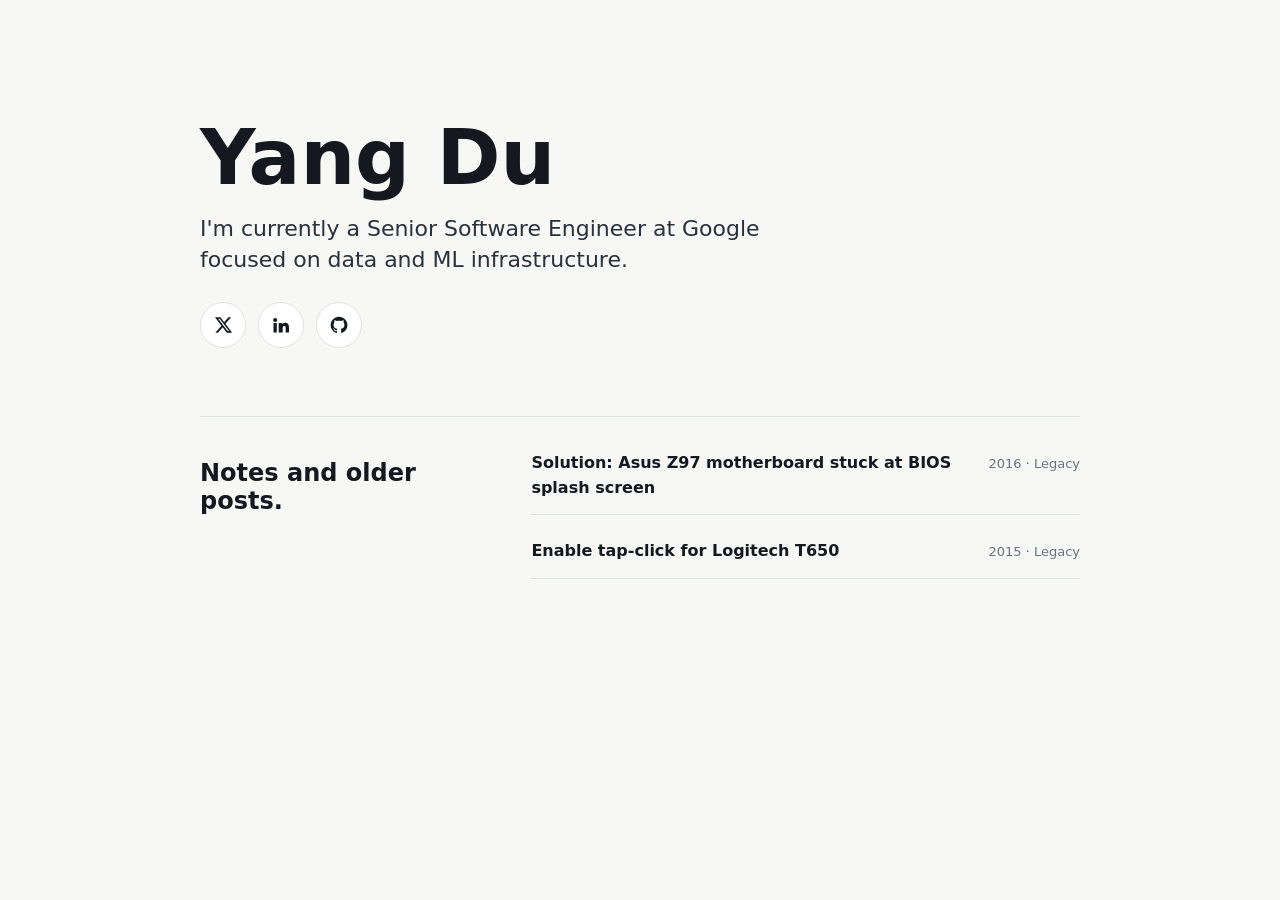
<file: index.html>
<!DOCTYPE html>
<html lang="en">
  <head>
    <meta charset="utf-8">
    <meta name="viewport" content="width=device-width, initial-scale=1">
    <meta name="description" content="Yang Du, senior software engineer focused on data and ML infrastructure.">
    <meta name="theme-color" content="#f7f8f6">
    <title>Yang Du</title>
    <link rel="icon" href="/favicon.svg" type="image/svg+xml">
    <link rel="stylesheet" href="stylesheets/stylesheet.css">
    <link rel="stylesheet" href="stylesheets/print.css" media="print">
  </head>
  <body>
    <main class="home-shell">
      <section class="profile" aria-labelledby="profile-title">
        <h1 id="profile-title">Yang Du</h1>
        <p class="intro">I'm currently a Senior Software Engineer at Google focused on data and ML infrastructure.</p>
        <div class="social-links" aria-label="Social profiles">
          <a class="icon-link" href="https://x.com/M4rakle" aria-label="X profile" title="X">
            <svg viewBox="0 0 24 24" aria-hidden="true">
              <path d="M18.6 2.8h3.1l-6.8 7.8 8 10.6h-6.3l-5-6.5-5.7 6.5H2.8l7.3-8.3L2.4 2.8h6.5l4.5 6 5.2-6Zm-1.1 16.5h1.7L8 4.6H6.2l11.3 14.7Z"/>
            </svg>
          </a>
          <a class="icon-link" href="https://www.linkedin.com/in/yondu/" aria-label="LinkedIn profile" title="LinkedIn">
            <svg viewBox="0 0 24 24" aria-hidden="true">
              <path d="M4.98 3.5a2.5 2.5 0 1 1-.01 5.01 2.5 2.5 0 0 1 .01-5.01ZM3 9.65h3.96V21H3V9.65Zm6.23 0h3.79v1.55h.05c.53-1 1.83-1.92 3.76-1.92 4.02 0 4.76 2.65 4.76 6.1V21h-3.95v-5c0-1.2-.02-2.73-1.66-2.73-1.67 0-1.93 1.3-1.93 2.64V21H9.23V9.65Z"/>
            </svg>
          </a>
          <a class="icon-link" href="https://github.com/m4rakle" aria-label="GitHub profile" title="GitHub">
            <svg viewBox="0 0 24 24" aria-hidden="true">
              <path d="M12 2.1c-5.5 0-10 4.5-10 10 0 4.4 2.9 8.2 6.9 9.5.5.1.7-.2.7-.5v-1.8c-2.8.6-3.4-1.2-3.4-1.2-.5-1.1-1.1-1.4-1.1-1.4-.9-.6.1-.6.1-.6 1 .1 1.5 1 1.5 1 .9 1.5 2.3 1.1 2.8.8.1-.6.3-1.1.6-1.3-2.2-.3-4.6-1.1-4.6-4.9 0-1.1.4-2 1-2.7-.1-.3-.4-1.3.1-2.7 0 0 .8-.3 2.7 1 .8-.2 1.8-.3 2.7-.3.9 0 1.8.1 2.7.3 1.9-1.3 2.7-1 2.7-1 .5 1.4.2 2.4.1 2.7.6.7 1 1.6 1 2.7 0 3.8-2.3 4.6-4.6 4.9.4.3.7.9.7 1.8v2.7c0 .3.2.6.7.5 4-1.3 6.8-5.1 6.8-9.5 0-5.5-4.5-10-10-10Z"/>
            </svg>
          </a>
        </div>
      </section>

      <section class="writing-preview" aria-labelledby="writing-title">
        <div>
          <h2 id="writing-title">Notes and older posts.</h2>
        </div>
        <div class="post-list">
          <a class="post-card" href="blog/2016-03-15-asus-z97-bios-splash-screen.html">
            <span>Solution: Asus Z97 motherboard stuck at BIOS splash screen</span>
            <span>2016 · Legacy</span>
          </a>
          <a class="post-card" href="blog/2015-03-10-logitech-t650-tap-click.html">
            <span>Enable tap-click for Logitech T650</span>
            <span>2015 · Legacy</span>
          </a>
        </div>
      </section>
    </main>
  </body>
</html>
</file>
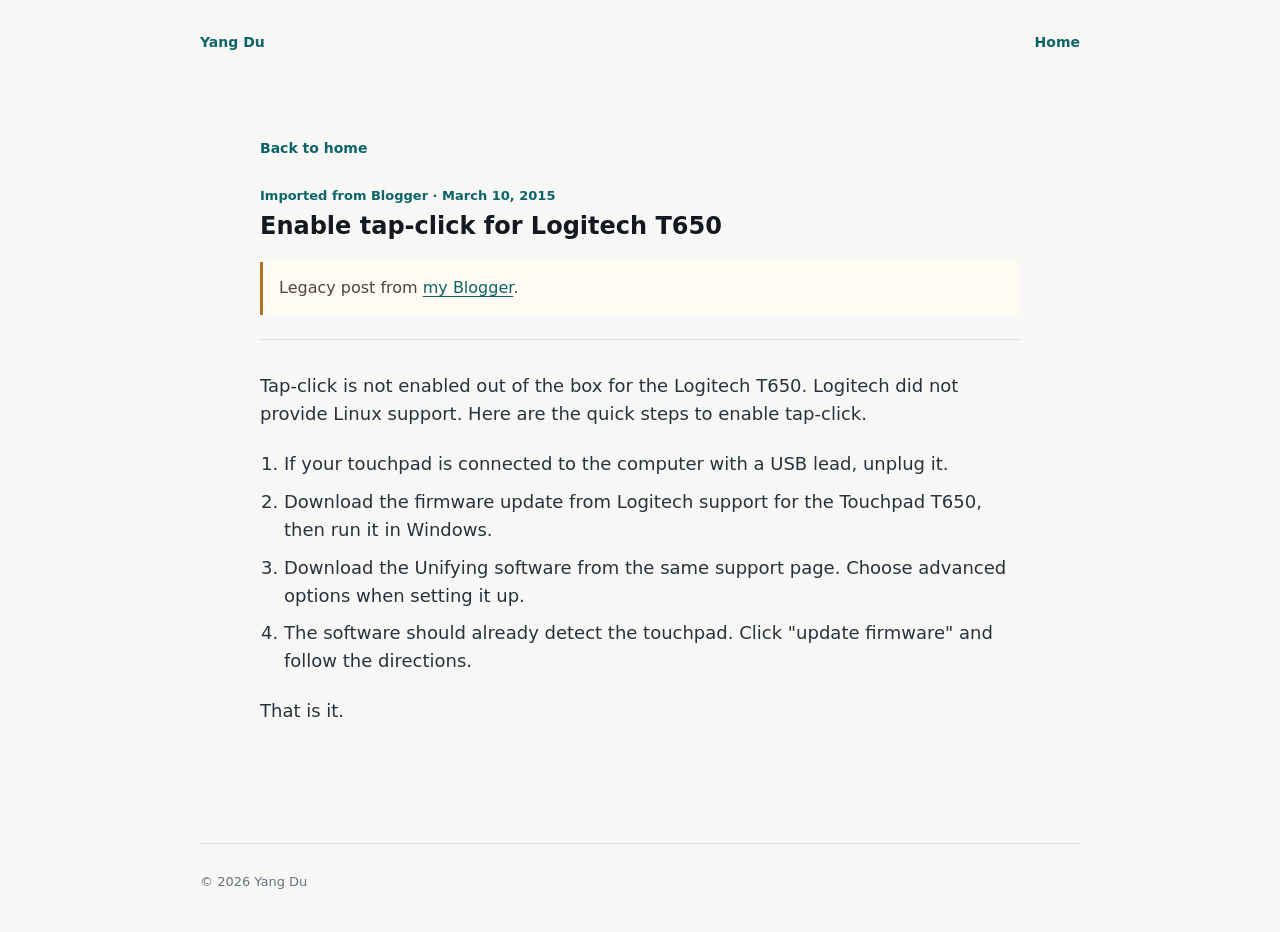
<file: blog/2015-03-10-logitech-t650-tap-click.html>
<!DOCTYPE html>
<html lang="en">
  <head>
    <meta charset="utf-8">
    <meta name="viewport" content="width=device-width, initial-scale=1">
    <meta name="description" content="Legacy Blogger post by Yang Du about enabling tap-click for the Logitech T650.">
    <meta name="theme-color" content="#f6f8fb">
    <title>Enable tap-click for Logitech T650 | Yang Du</title>
    <link rel="icon" href="/favicon.svg" type="image/svg+xml">
    <link rel="stylesheet" href="../stylesheets/stylesheet.css">
    <link rel="stylesheet" href="../stylesheets/print.css" media="print">
  </head>
  <body class="content-page">
    <header class="site-header" aria-label="Primary navigation">
      <a class="brand" href="../" aria-label="Yang Du home">Yang Du</a>
      <nav class="nav-links" aria-label="Site">
        <a href="../">Home</a>
      </nav>
    </header>

    <main class="content-main">
      <article class="page-shell post-article">
        <a class="back-link" href="../">Back to home</a>
        <header class="post-header">
          <p class="post-meta">Imported from Blogger · March 10, 2015</p>
          <h1 class="page-title">Enable tap-click for Logitech T650</h1>
          <p class="legacy-note">
            Legacy post from <a href="https://m4rakle.blogspot.com/">my Blogger</a>.
          </p>
        </header>

        <div class="post-body">
          <p>
            Tap-click is not enabled out of the box for the Logitech T650. Logitech did not
            provide Linux support. Here are the quick steps to enable tap-click.
          </p>

          <ol>
            <li>If your touchpad is connected to the computer with a USB lead, unplug it.</li>
            <li>Download the firmware update from Logitech support for the Touchpad T650, then run it in Windows.</li>
            <li>Download the Unifying software from the same support page. Choose advanced options when setting it up.</li>
            <li>The software should already detect the touchpad. Click "update firmware" and follow the directions.</li>
          </ol>

          <p>That is it.</p>
        </div>
      </article>
    </main>

    <footer class="site-footer">© 2026 Yang Du</footer>
  </body>
</html>
</file>
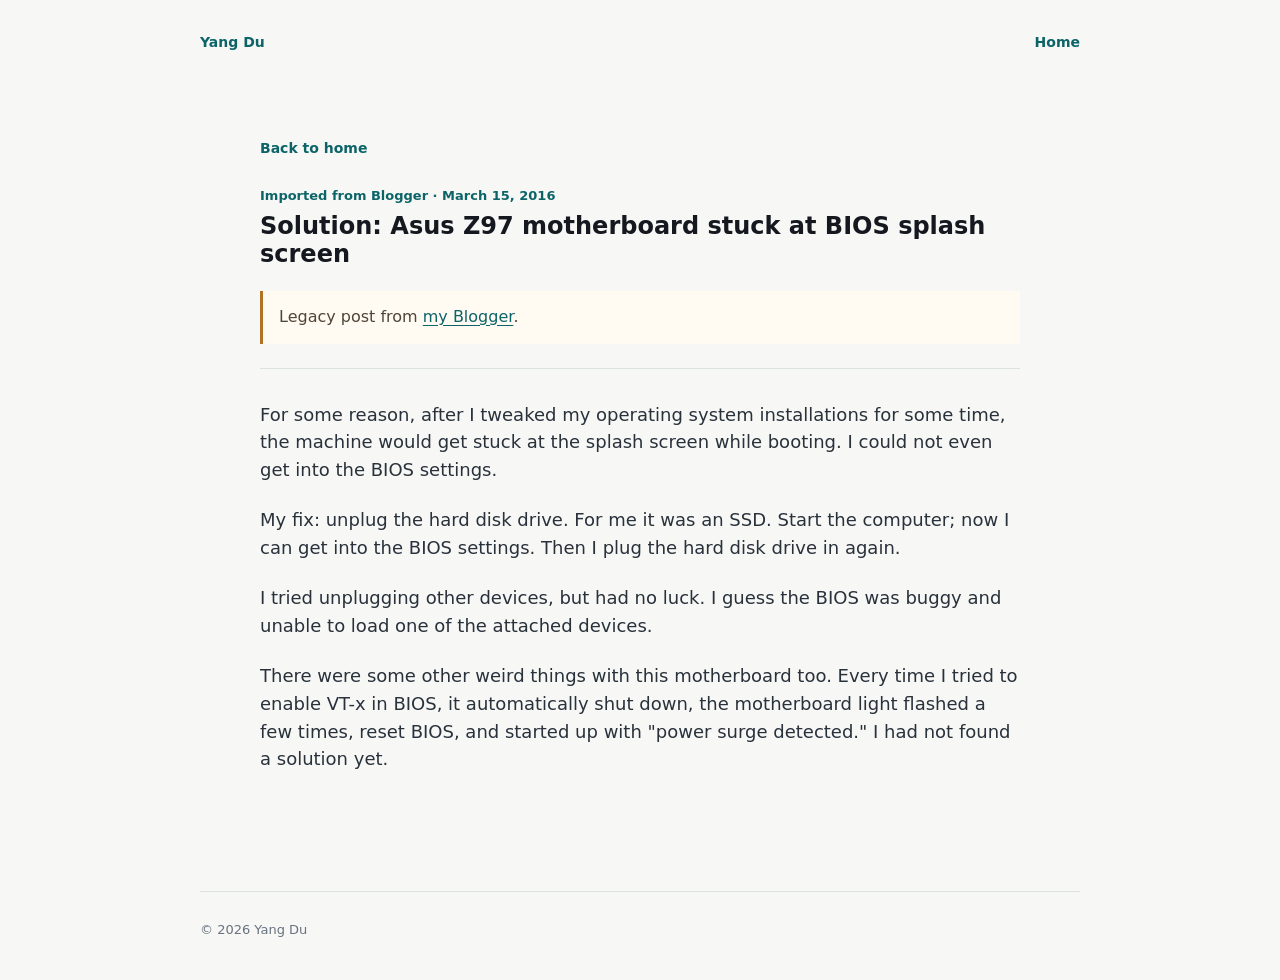
<file: blog/2016-03-15-asus-z97-bios-splash-screen.html>
<!DOCTYPE html>
<html lang="en">
  <head>
    <meta charset="utf-8">
    <meta name="viewport" content="width=device-width, initial-scale=1">
    <meta name="description" content="Legacy Blogger post by Yang Du about an Asus Z97 motherboard stuck at the BIOS splash screen.">
    <meta name="theme-color" content="#f6f8fb">
    <title>Solution: Asus Z97 motherboard stuck at BIOS splash screen | Yang Du</title>
    <link rel="icon" href="/favicon.svg" type="image/svg+xml">
    <link rel="stylesheet" href="../stylesheets/stylesheet.css">
    <link rel="stylesheet" href="../stylesheets/print.css" media="print">
  </head>
  <body class="content-page">
    <header class="site-header" aria-label="Primary navigation">
      <a class="brand" href="../" aria-label="Yang Du home">Yang Du</a>
      <nav class="nav-links" aria-label="Site">
        <a href="../">Home</a>
      </nav>
    </header>

    <main class="content-main">
      <article class="page-shell post-article">
        <a class="back-link" href="../">Back to home</a>
        <header class="post-header">
          <p class="post-meta">Imported from Blogger · March 15, 2016</p>
          <h1 class="page-title">Solution: Asus Z97 motherboard stuck at BIOS splash screen</h1>
          <p class="legacy-note">
            Legacy post from <a href="https://m4rakle.blogspot.com/">my Blogger</a>.
          </p>
        </header>

        <div class="post-body">
          <p>
            For some reason, after I tweaked my operating system installations for some time,
            the machine would get stuck at the splash screen while booting. I could not even
            get into the BIOS settings.
          </p>

          <p>
            My fix: unplug the hard disk drive. For me it was an SSD. Start the computer;
            now I can get into the BIOS settings. Then I plug the hard disk drive in again.
          </p>

          <p>
            I tried unplugging other devices, but had no luck. I guess the BIOS was buggy and
            unable to load one of the attached devices.
          </p>

          <p>
            There were some other weird things with this motherboard too. Every time I tried
            to enable VT-x in BIOS, it automatically shut down, the motherboard light flashed
            a few times, reset BIOS, and started up with "power surge detected." I had not
            found a solution yet.
          </p>
        </div>
      </article>
    </main>

    <footer class="site-footer">© 2026 Yang Du</footer>
  </body>
</html>
</file>
<file: stylesheets/stylesheet.css>
:root {
  --bg: #f7f8f6;
  --ink: #15191f;
  --muted: #69727f;
  --line: #dde3e0;
  --surface: #ffffff;
  --accent: #0d6468;
  --warm: #b17424;
}

* {
  box-sizing: border-box;
}

html {
  background: var(--bg);
}

body {
  min-height: 100vh;
  margin: 0;
  color: var(--ink);
  background: var(--bg);
  font-family: ui-sans-serif, system-ui, -apple-system, BlinkMacSystemFont, "Segoe UI", sans-serif;
  font-size: 16px;
  line-height: 1.55;
  letter-spacing: 0;
}

a {
  color: inherit;
  text-decoration: none;
}

a:focus-visible {
  outline: 3px solid rgba(13, 100, 104, 0.28);
  outline-offset: 4px;
}

p,
h1,
h2 {
  margin: 0;
}

.home-shell,
.page-shell {
  width: min(880px, calc(100% - 48px));
  margin: 0 auto;
}

.home-shell {
  display: grid;
  gap: 68px;
  padding: 120px 0 96px;
}

.profile {
  max-width: 720px;
}

.post-meta {
  color: var(--accent);
  font-size: 13px;
  font-weight: 760;
  line-height: 1.2;
}

.profile h1 {
  color: var(--ink);
  font-size: clamp(46px, 6vw, 78px);
  font-weight: 760;
  line-height: 0.98;
  letter-spacing: 0;
}

.intro {
  max-width: 560px;
  margin-top: 18px;
  color: #29313b;
  font-size: 22px;
  line-height: 1.42;
}

.social-links {
  display: flex;
  align-items: center;
  gap: 12px;
  margin-top: 26px;
}

.icon-link {
  display: inline-flex;
  width: 46px;
  height: 46px;
  align-items: center;
  justify-content: center;
  border: 1px solid var(--line);
  border-radius: 50%;
  color: var(--ink);
  background: var(--surface);
}

.icon-link:hover {
  border-color: rgba(13, 100, 104, 0.36);
  color: var(--accent);
}

.icon-link svg {
  width: 20px;
  height: 20px;
  fill: currentColor;
}

.writing-preview {
  display: grid;
  grid-template-columns: minmax(0, 0.7fr) minmax(0, 1.3fr);
  gap: 36px;
  align-items: start;
  padding-top: 34px;
  border-top: 1px solid var(--line);
}

.writing-preview h2,
.page-title {
  margin-top: 8px;
  font-size: 24px;
  font-weight: 720;
  line-height: 1.18;
  letter-spacing: 0;
}

.post-list {
  display: grid;
  gap: 10px;
}

.post-card {
  display: grid;
  grid-template-columns: minmax(0, 1fr) auto;
  gap: 18px;
  align-items: baseline;
  padding: 14px 0;
  border-bottom: 1px solid var(--line);
}

.post-card:first-child {
  padding-top: 0;
}

.post-card span:first-child {
  min-width: 0;
  color: var(--ink);
  font-weight: 660;
}

.post-card span:last-child {
  color: var(--muted);
  font-size: 13px;
  white-space: nowrap;
}

.post-card:hover span:first-child {
  color: var(--accent);
}

.site-header {
  display: flex;
  justify-content: space-between;
  gap: 24px;
  width: min(880px, calc(100% - 48px));
  margin: 0 auto;
  padding: 32px 0 0;
}

.brand,
.nav-links a,
.back-link {
  color: var(--accent);
  font-size: 14px;
  font-weight: 720;
}

.nav-links {
  display: flex;
  gap: 18px;
}

.content-main {
  padding: 82px 0 96px;
}

.post-article {
  max-width: 760px;
}

.post-header {
  margin-top: 28px;
  padding-bottom: 24px;
  border-bottom: 1px solid var(--line);
}

.legacy-note {
  margin-top: 22px;
  padding: 14px 16px;
  border-left: 3px solid var(--warm);
  color: #4f4538;
  background: #fffaf2;
}

.legacy-note a {
  color: var(--accent);
  text-decoration: underline;
  text-underline-offset: 3px;
}

.post-body {
  margin-top: 32px;
  color: #29313b;
  font-size: 18px;
}

.post-body p,
.post-body ol {
  margin: 0 0 22px;
}

.post-body ol {
  padding-left: 24px;
}

.post-body li {
  margin-bottom: 10px;
}

.site-footer {
  width: min(880px, calc(100% - 48px));
  margin: 0 auto;
  padding: 28px 0 40px;
  border-top: 1px solid var(--line);
  color: var(--muted);
  font-size: 13px;
}

.site-footer .social-links {
  display: none;
}

@media (max-width: 720px) {
  .home-shell,
  .page-shell,
  .site-footer,
  .site-header {
    width: min(100% - 32px, 880px);
  }

  .home-shell {
    gap: 52px;
    padding: 72px 0;
  }

  .profile h1 {
    font-size: 48px;
  }

  .intro {
    font-size: 19px;
  }

  .writing-preview {
    grid-template-columns: 1fr;
    gap: 22px;
  }

  .post-card {
    grid-template-columns: 1fr;
    gap: 4px;
  }

  .site-header {
    padding-top: 24px;
  }

  .content-main {
    padding: 56px 0 72px;
  }
}
</file>
<file: stylesheets/print.css>
* {
  box-sizing: border-box;
}

body {
  margin: 0.5in;
  color: #111111;
  background: #ffffff;
  font: 12pt/1.5 Georgia, "Times New Roman", serif;
}

a {
  color: #111111;
  text-decoration: underline;
}

.social-links,
.site-header,
.site-footer {
  display: none;
}

.home-shell,
.page-shell {
  width: auto;
  min-height: 0;
  padding: 0;
}

.writing-preview,
.blog-layout {
  display: block;
  padding-top: 18pt;
  border-top: 1px solid #cccccc;
}

h1,
h2,
p {
  margin: 0 0 10pt;
}

h1 {
  font-size: 24pt;
}

h2,
.page-title {
  font-size: 17pt;
}

.post-card {
  display: block;
  padding: 8pt 0;
  border-bottom: 1px solid #dddddd;
}

.post-body {
  font-size: 12pt;
}
</file>
